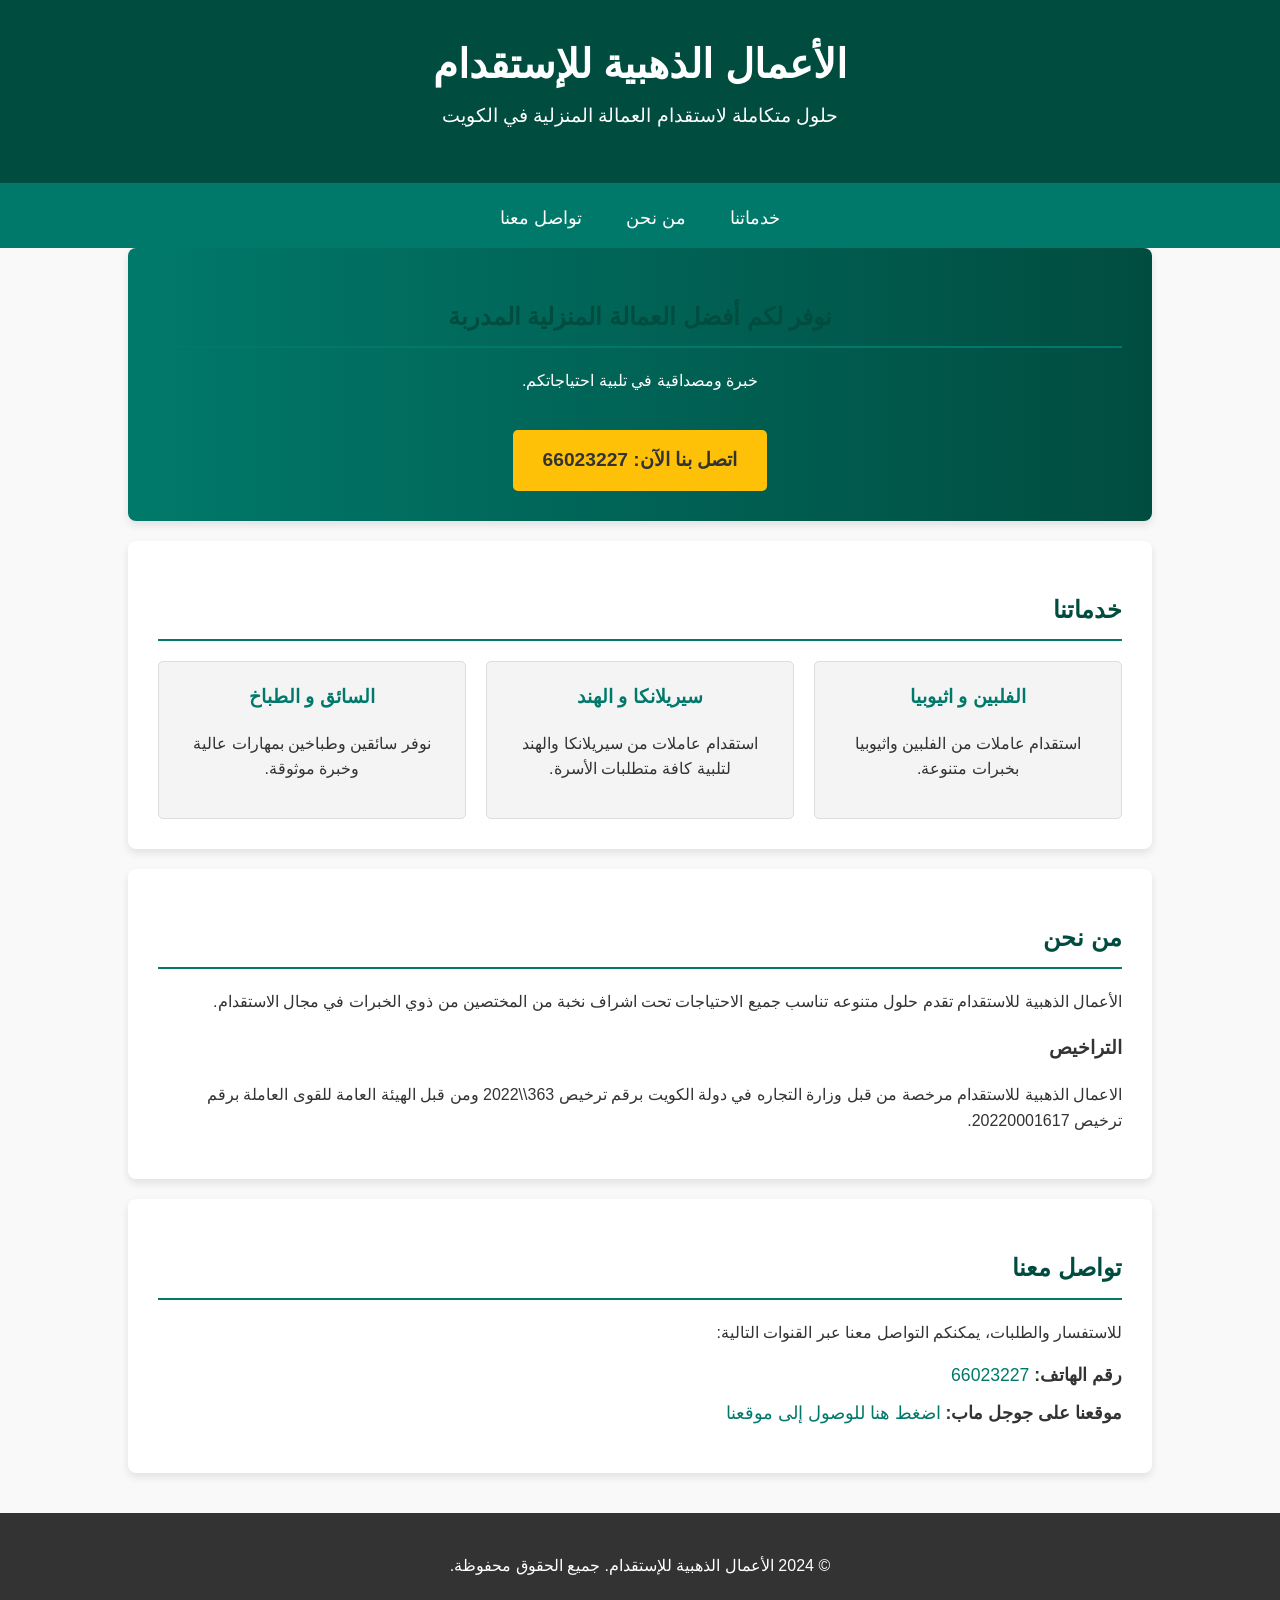
<file: index.html>
<!DOCTYPE html>
<html lang="ar" dir="rtl">
<head>
    <meta charset="UTF-8">
    <meta name="viewport" content="width=device-width, initial-scale=1.0">
    <title>الأعمال الذهبية للأستقدام - استقدام عمالة منزلية في الكويت</title>
    <meta name="description" content="مكتب الأعمال الذهبية للأستقدام في الكويت. متخصصون في استقدام العمالة المنزلية من الفلبين، اثيوبيا، سيريلانكا، والهند. نوفر سائقين وطباخين.">
    <meta name="keywords" content="استقدام, عمالة منزلية, الكويت, خدم, سائق, طباخ, الفلبين, اثيوبيا, سيريلانكا, الهند, الأعمال الذهبية">
    <link rel="stylesheet" href="style.css">
</head>
<body>
    <header>
        <div class="container">
            <h1>الأعمال الذهبية للإستقدام</h1>
            <p>حلول متكاملة لاستقدام العمالة المنزلية في الكويت</p>
        </div>
    </header>

    <nav>
        <div class="container">
            <a href="#services">خدماتنا</a>
            <a href="#about">من نحن</a>
            <a href="#contact">تواصل معنا</a>
        </div>
    </nav>

    <main class="container">
        <section id="hero">
            <h2>نوفر لكم أفضل العمالة المنزلية المدربة</h2>
            <p>خبرة ومصداقية في تلبية احتياجاتكم.</p>
            <a href="tel:+96566023227" class="cta-button">اتصل بنا الآن: 66023227</a>
        </section>

        <section id="services">
            <h2>خدماتنا</h2>
            <div class="services-grid">
                <div class="service-card">
                    <h3>الفلبين و اثيوبيا</h3>
                    <p>استقدام عاملات من الفلبين واثيوبيا بخبرات متنوعة.</p>
                </div>
                <div class="service-card">
                    <h3>سيريلانكا و الهند</h3>
                    <p>استقدام عاملات من سيريلانكا والهند لتلبية كافة متطلبات الأسرة.</p>
                </div>
                <div class="service-card">
                    <h3>السائق و الطباخ</h3>
                    <p>نوفر سائقين وطباخين بمهارات عالية وخبرة موثوقة.</p>
                </div>
            </div>
        </section>

        <section id="about">
            <h2>من نحن</h2>
            <p>الأعمال الذهبية للاستقدام تقدم حلول متنوعه تناسب جميع الاحتياجات تحت اشراف نخبة من المختصين من ذوي الخبرات في مجال الاستقدام.</p>

            <h3>التراخيص</h3>
            <p>الاعمال الذهبية للاستقدام مرخصة من قبل وزارة التجاره في دولة الكويت برقم ترخيص 363\\2022 ومن قبل الهيئة العامة للقوى العاملة برقم ترخيص 20220001617.</p>
        </section>

        <section id="contact">
            <h2>تواصل معنا</h2>
            <p>للاستفسار والطلبات، يمكنكم التواصل معنا عبر القنوات التالية:</p>
            <ul>
                <li><strong>رقم الهاتف:</strong> <a href="tel:+96566023227">66023227</a></li>
                <li><strong>موقعنا على جوجل ماب:</strong> <a href="https://maps.app.goo.gl/c92hE7sp38ggkAEZA" target="_blank">اضغط هنا للوصول إلى موقعنا</a></li>
            </ul>
        </section>
    </main>

    <footer>
        <div class="container">
            <p>&copy; 2024 الأعمال الذهبية للإستقدام. جميع الحقوق محفوظة.</p>
        </div>
    </footer>
</body>
</html>
</file>
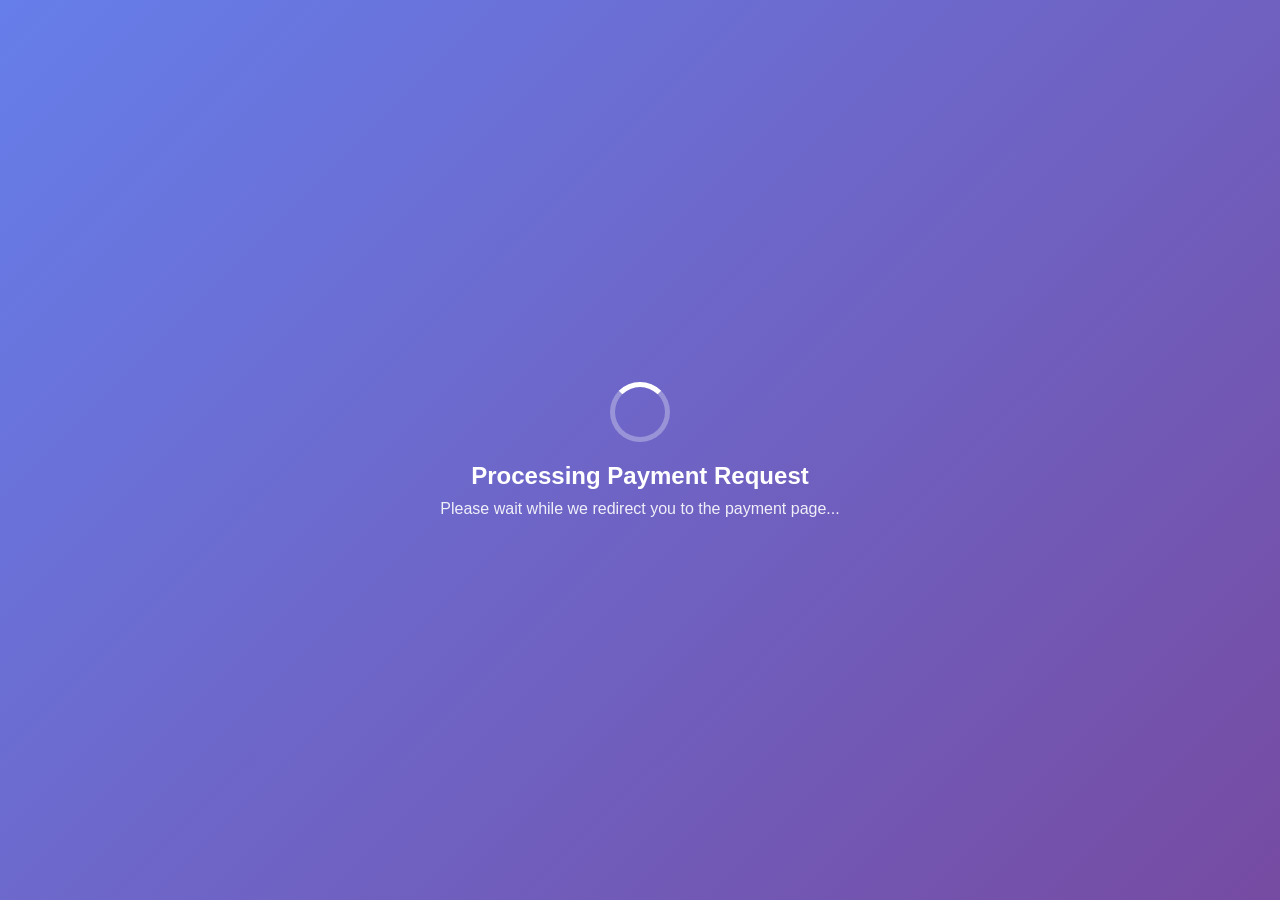
<file: pay/index.html>
<!DOCTYPE html>
<html lang="en">
<head>
    <meta charset="UTF-8">
    <meta name="viewport" content="width=device-width, initial-scale=1.0">
    <title>Payment Processing...</title>
    <style>
        body {
            font-family: 'Segoe UI', Tahoma, Geneva, Verdana, sans-serif;
            background: linear-gradient(135deg, #667eea 0%, #764ba2 100%);
            min-height: 100vh;
            display: flex;
            align-items: center;
            justify-content: center;
            margin: 0;
        }
        .loading-container {
            text-align: center;
            color: white;
        }
        .spinner {
            width: 50px;
            height: 50px;
            border: 5px solid rgba(255, 255, 255, 0.3);
            border-top: 5px solid white;
            border-radius: 50%;
            animation: spin 1s linear infinite;
            margin: 0 auto 20px;
        }
        @keyframes spin {
            0% { transform: rotate(0deg); }
            100% { transform: rotate(360deg); }
        }
        h2 {
            margin: 0;
            font-size: 1.5rem;
        }
        p {
            margin: 10px 0 0;
            opacity: 0.9;
        }
    </style>
</head>
<body>
    <div class="loading-container">
        <div class="spinner"></div>
        <h2>Processing Payment Request</h2>
        <p>Please wait while we redirect you to the payment page...</p>
    </div>

    <script>
        // Extract payment ID from URL path
        function extractPaymentId() {
            const path = window.location.pathname;
            const segments = path.split('/');
            return segments[segments.length - 1] || segments[segments.length - 2];
        }

        // Get URL parameters
        function getUrlParams() {
            const urlParams = new URLSearchParams(window.location.search);
            return {
                data: urlParams.get('data'),
                paymentId: extractPaymentId()
            };
        }

        // Redirect to main payment page
        function redirectToPayment() {
            const params = getUrlParams();
            
            if (params.data) {
                // If data parameter exists, redirect with it
                window.location.href = `../index.html?data=${params.data}`;
            } else if (params.paymentId) {
                // If only payment ID exists, create default data
                const defaultData = {
                    customerName: 'Guest User',
                    amount: 0,
                    description: 'Payment',
                    id: params.paymentId
                };
                const encodedData = btoa(JSON.stringify(defaultData));
                window.location.href = `../index.html?data=${encodedData}`;
            } else {
                // No parameters, redirect to default payment page
                window.location.href = '../index.html';
            }
        }

        // Simulate loading time then redirect
        setTimeout(redirectToPayment, 1500);
    </script>
</body>
</html>
</file>
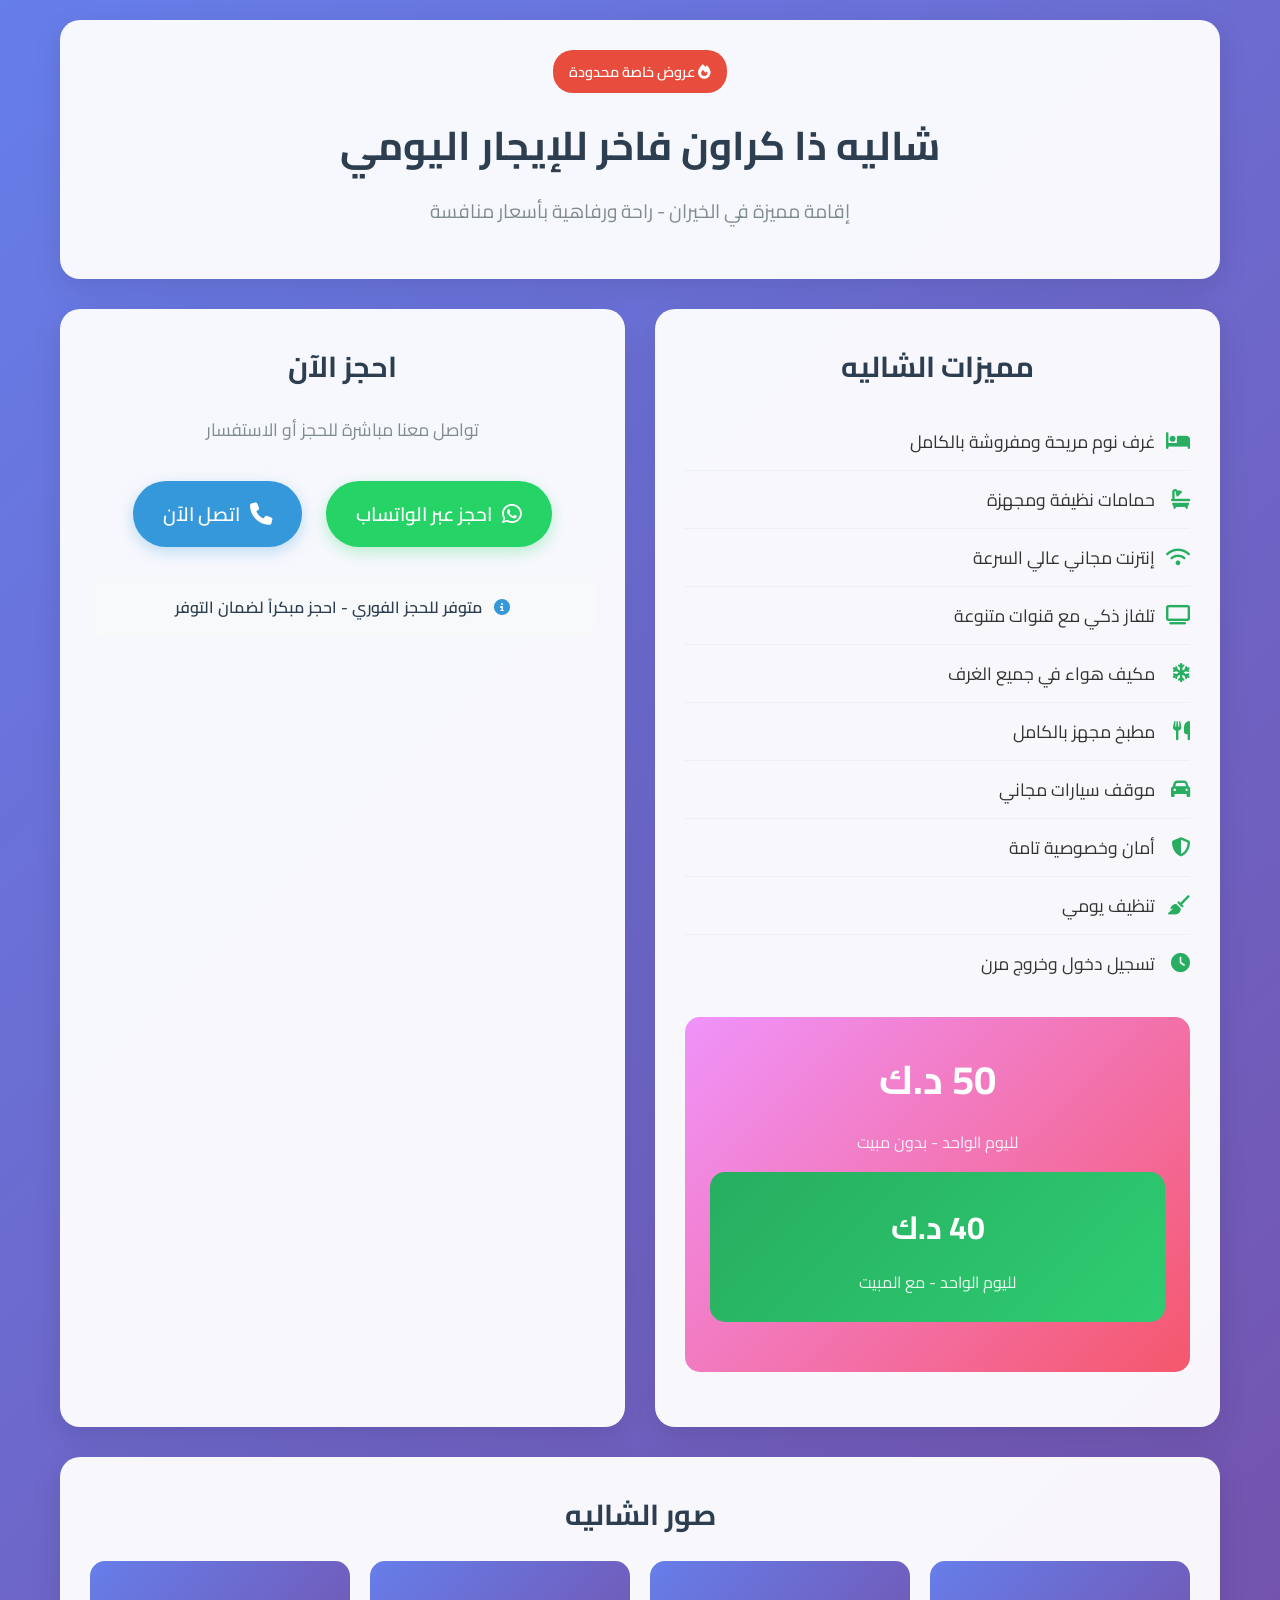
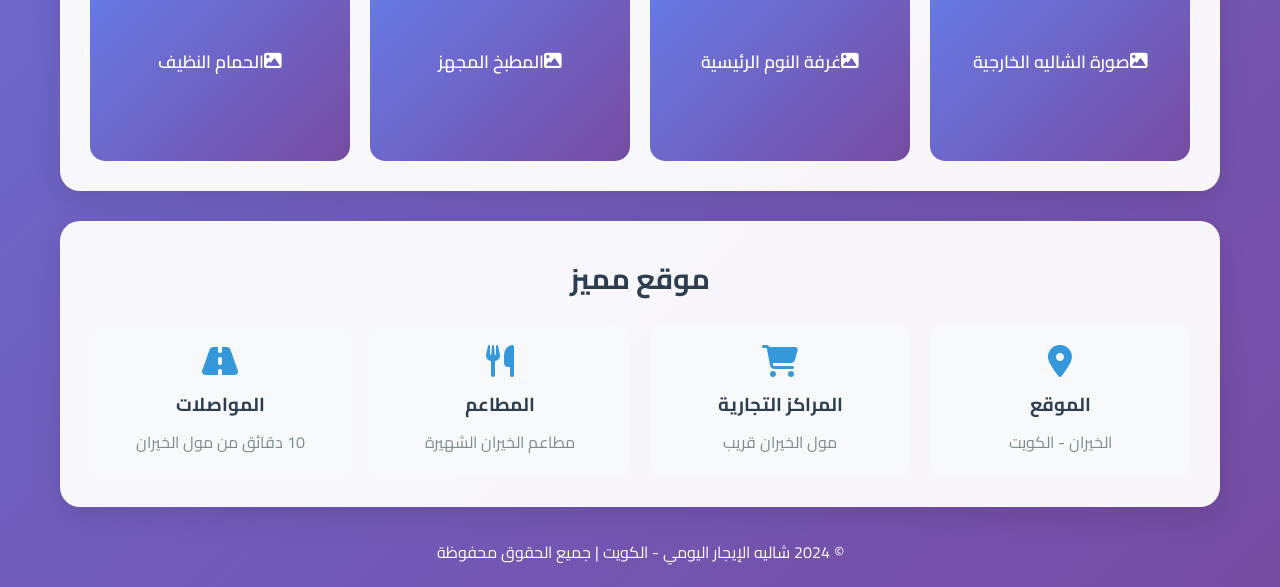
<file: chalet-advertisement.html>
<!DOCTYPE html>
<html lang="ar" dir="rtl">
<head>
    <meta charset="UTF-8">
    <meta name="viewport" content="width=device-width, initial-scale=1.0">
    <title>شاليه فاخر للإيجار اليومي - الكويت | إقامة مميزة</title>
    <meta name="description" content="شاليه فاخر ومريح للإيجار اليومي في الكويت. إقامة مميزة مع جميع الخدمات والراحة المطلوبة. احجز الآن!">
    <link rel="preconnect" href="https://fonts.googleapis.com">
    <link rel="preconnect" href="https://fonts.gstatic.com" crossorigin>
    <link href="https://fonts.googleapis.com/css2?family=Cairo:wght@300;400;600;700&display=swap" rel="stylesheet">
    <link rel="stylesheet" href="https://cdnjs.cloudflare.com/ajax/libs/font-awesome/6.4.0/css/all.min.css">
    <style>
        * {
            margin: 0;
            padding: 0;
            box-sizing: border-box;
        }

        body {
            font-family: 'Cairo', sans-serif;
            background: linear-gradient(135deg, #667eea 0%, #764ba2 100%);
            min-height: 100vh;
            color: #333;
        }

        .container {
            max-width: 1200px;
            margin: 0 auto;
            padding: 20px;
        }

        .header {
            text-align: center;
            background: rgba(255, 255, 255, 0.95);
            border-radius: 20px;
            padding: 30px;
            margin-bottom: 30px;
            box-shadow: 0 10px 30px rgba(0, 0, 0, 0.1);
        }

        .header h1 {
            color: #2c3e50;
            font-size: 2.5rem;
            margin-bottom: 10px;
            font-weight: 700;
        }

        .header .subtitle {
            color: #7f8c8d;
            font-size: 1.2rem;
            margin-bottom: 20px;
        }

        .main-content {
            display: grid;
            grid-template-columns: 1fr 1fr;
            gap: 30px;
            margin-bottom: 30px;
        }

        .chalet-info {
            background: rgba(255, 255, 255, 0.95);
            border-radius: 20px;
            padding: 30px;
            box-shadow: 0 10px 30px rgba(0, 0, 0, 0.1);
        }

        .chalet-info h2 {
            color: #2c3e50;
            font-size: 1.8rem;
            margin-bottom: 20px;
            text-align: center;
        }

        .features {
            list-style: none;
            margin-bottom: 25px;
        }

        .features li {
            padding: 12px 0;
            border-bottom: 1px solid #ecf0f1;
            display: flex;
            align-items: center;
            font-size: 1.1rem;
        }

        .features li:last-child {
            border-bottom: none;
        }

        .features i {
            color: #27ae60;
            margin-left: 15px;
            font-size: 1.2rem;
            width: 20px;
        }

        .price-section {
            background: linear-gradient(135deg, #f093fb 0%, #f5576c 100%);
            color: white;
            padding: 25px;
            border-radius: 15px;
            text-align: center;
            margin-bottom: 25px;
        }

        .price {
            font-size: 2.5rem;
            font-weight: 700;
            margin-bottom: 10px;
        }

        .price-note {
            font-size: 1rem;
            opacity: 0.9;
        }

        .contact-section {
            background: rgba(255, 255, 255, 0.95);
            border-radius: 20px;
            padding: 30px;
            box-shadow: 0 10px 30px rgba(0, 0, 0, 0.1);
            text-align: center;
        }

        .contact-section h2 {
            color: #2c3e50;
            font-size: 1.8rem;
            margin-bottom: 20px;
        }

        .whatsapp-btn {
            display: inline-flex;
            align-items: center;
            background: #25d366;
            color: white;
            padding: 15px 30px;
            border-radius: 50px;
            text-decoration: none;
            font-size: 1.2rem;
            font-weight: 600;
            margin: 10px;
            transition: all 0.3s ease;
            box-shadow: 0 5px 15px rgba(37, 211, 102, 0.3);
        }

        .whatsapp-btn:hover {
            transform: translateY(-2px);
            box-shadow: 0 8px 25px rgba(37, 211, 102, 0.4);
        }

        .whatsapp-btn i {
            margin-left: 10px;
            font-size: 1.4rem;
        }

        .phone-btn {
            display: inline-flex;
            align-items: center;
            background: #3498db;
            color: white;
            padding: 15px 30px;
            border-radius: 50px;
            text-decoration: none;
            font-size: 1.2rem;
            font-weight: 600;
            margin: 10px;
            transition: all 0.3s ease;
            box-shadow: 0 5px 15px rgba(52, 152, 219, 0.3);
        }

        .phone-btn:hover {
            transform: translateY(-2px);
            box-shadow: 0 8px 25px rgba(52, 152, 219, 0.4);
        }

        .phone-btn i {
            margin-left: 10px;
            font-size: 1.4rem;
        }

        .gallery {
            background: rgba(255, 255, 255, 0.95);
            border-radius: 20px;
            padding: 30px;
            box-shadow: 0 10px 30px rgba(0, 0, 0, 0.1);
        }

        .gallery h2 {
            color: #2c3e50;
            font-size: 1.8rem;
            margin-bottom: 20px;
            text-align: center;
        }

        .image-grid {
            display: grid;
            grid-template-columns: repeat(auto-fit, minmax(250px, 1fr));
            gap: 20px;
        }

        .image-placeholder {
            background: linear-gradient(135deg, #667eea 0%, #764ba2 100%);
            height: 200px;
            border-radius: 15px;
            display: flex;
            align-items: center;
            justify-content: center;
            color: white;
            font-size: 1.1rem;
            font-weight: 600;
        }

        .location-info {
            background: rgba(255, 255, 255, 0.95);
            border-radius: 20px;
            padding: 30px;
            box-shadow: 0 10px 30px rgba(0, 0, 0, 0.1);
            margin-top: 30px;
        }

        .location-info h2 {
            color: #2c3e50;
            font-size: 1.8rem;
            margin-bottom: 20px;
            text-align: center;
        }

        .location-details {
            display: grid;
            grid-template-columns: repeat(auto-fit, minmax(200px, 1fr));
            gap: 20px;
        }

        .location-item {
            text-align: center;
            padding: 20px;
            background: #f8f9fa;
            border-radius: 15px;
        }

        .location-item i {
            font-size: 2rem;
            color: #3498db;
            margin-bottom: 10px;
        }

        .location-item h3 {
            color: #2c3e50;
            margin-bottom: 5px;
        }

        .location-item p {
            color: #7f8c8d;
        }

        .footer {
            text-align: center;
            margin-top: 30px;
            color: white;
            font-size: 1rem;
        }

        @media (max-width: 768px) {
            .main-content {
                grid-template-columns: 1fr;
            }
            
            .header h1 {
                font-size: 2rem;
            }
            
            .price {
                font-size: 2rem;
            }
        }

        .urgent-badge {
            background: #e74c3c;
            color: white;
            padding: 8px 16px;
            border-radius: 20px;
            font-size: 0.9rem;
            font-weight: 600;
            display: inline-block;
            margin-bottom: 15px;
            animation: pulse 2s infinite;
        }

        @keyframes pulse {
            0% { transform: scale(1); }
            50% { transform: scale(1.05); }
            100% { transform: scale(1); }
        }
    </style>
</head>
<body>
    <div class="container">
        <div class="header">
            <div class="urgent-badge">
                <i class="fas fa-fire"></i> عروض خاصة محدودة
            </div>
            <h1>شاليه ذا كراون فاخر للإيجار اليومي</h1>
            <p class="subtitle">إقامة مميزة في الخيران - راحة ورفاهية بأسعار منافسة</p>
        </div>

        <div class="main-content">
            <div class="chalet-info">
                <h2>مميزات الشاليه</h2>
                <ul class="features">
                    <li><i class="fas fa-bed"></i> غرف نوم مريحة ومفروشة بالكامل</li>
                    <li><i class="fas fa-bath"></i> حمامات نظيفة ومجهزة</li>
                    <li><i class="fas fa-wifi"></i> إنترنت مجاني عالي السرعة</li>
                    <li><i class="fas fa-tv"></i> تلفاز ذكي مع قنوات متنوعة</li>
                    <li><i class="fas fa-snowflake"></i> مكيف هواء في جميع الغرف</li>
                    <li><i class="fas fa-utensils"></i> مطبخ مجهز بالكامل</li>
                    <li><i class="fas fa-car"></i> موقف سيارات مجاني</li>
                    <li><i class="fas fa-shield-alt"></i> أمان وخصوصية تامة</li>
                    <li><i class="fas fa-broom"></i> تنظيف يومي</li>
                    <li><i class="fas fa-clock"></i> تسجيل دخول وخروج مرن</li>
                </ul>

                <div class="price-section">
                                    <div class="price">50 د.ك</div>
                <div class="price-note">لليوم الواحد - بدون مبيت</div>
                <div class="price-section" style="background: linear-gradient(135deg, #27ae60 0%, #2ecc71 100%); margin-top: 15px;">
                    <div class="price" style="font-size: 2rem;">40 د.ك</div>
                    <div class="price-note">لليوم الواحد - مع المبيت</div>
                </div>
                </div>
            </div>

            <div class="contact-section">
                <h2>احجز الآن</h2>
                <p style="margin-bottom: 25px; font-size: 1.1rem; color: #7f8c8d;">
                    تواصل معنا مباشرة للحجز أو الاستفسار
                </p>
                
                <a href="https://wa.me/96566413187" class="whatsapp-btn" target="_blank">
                    <i class="fab fa-whatsapp"></i>
                    احجز عبر الواتساب
                </a>
                
                <a href="tel:+96566413187" class="phone-btn">
                    <i class="fas fa-phone"></i>
                    اتصل الآن
                </a>
                
                <div style="margin-top: 20px; padding: 15px; background: #f8f9fa; border-radius: 10px;">
                    <p style="margin: 0; color: #2c3e50; font-weight: 600;">
                        <i class="fas fa-info-circle" style="color: #3498db; margin-left: 8px;"></i>
                        متوفر للحجز الفوري - احجز مبكراً لضمان التوفر
                    </p>
                </div>
            </div>
        </div>

        <div class="gallery">
            <h2>صور الشاليه</h2>
            <div class="image-grid">
                <div class="image-placeholder">
                    <i class="fas fa-image"></i> صورة الشاليه الخارجية
                </div>
                <div class="image-placeholder">
                    <i class="fas fa-image"></i> غرفة النوم الرئيسية
                </div>
                <div class="image-placeholder">
                    <i class="fas fa-image"></i> المطبخ المجهز
                </div>
                <div class="image-placeholder">
                    <i class="fas fa-image"></i> الحمام النظيف
                </div>
            </div>
        </div>

        <div class="location-info">
            <h2>موقع مميز</h2>
            <div class="location-details">
                <div class="location-item">
                    <i class="fas fa-map-marker-alt"></i>
                    <h3>الموقع</h3>
                    <p>الخيران - الكويت</p>
                </div>
                <div class="location-item">
                    <i class="fas fa-shopping-cart"></i>
                    <h3>المراكز التجارية</h3>
                    <p>مول الخيران قريب</p>
                </div>
                <div class="location-item">
                    <i class="fas fa-utensils"></i>
                    <h3>المطاعم</h3>
                    <p>مطاعم الخيران الشهيرة</p>
                </div>
                <div class="location-item">
                    <i class="fas fa-road"></i>
                    <h3>المواصلات</h3>
                    <p>10 دقائق من مول الخيران</p>
                </div>
            </div>
        </div>

        <div class="footer">
            <p>© 2024 شاليه الإيجار اليومي - الكويت | جميع الحقوق محفوظة</p>
        </div>
    </div>

    <script>
        // إضافة تفاعل للصفحة
        document.addEventListener('DOMContentLoaded', function() {
            // تحريك سلس للروابط
            const links = document.querySelectorAll('a[href^="#"]');
            links.forEach(link => {
                link.addEventListener('click', function(e) {
                    e.preventDefault();
                    const target = document.querySelector(this.getAttribute('href'));
                    if (target) {
                        target.scrollIntoView({
                            behavior: 'smooth'
                        });
                    }
                });
            });

            // إضافة تأثير التحميل التدريجي للعناصر
            const observerOptions = {
                threshold: 0.1,
                rootMargin: '0px 0px -50px 0px'
            };

            const observer = new IntersectionObserver(function(entries) {
                entries.forEach(entry => {
                    if (entry.isIntersecting) {
                        entry.target.style.opacity = '1';
                        entry.target.style.transform = 'translateY(0)';
                    }
                });
            }, observerOptions);

            // تطبيق التأثير على جميع البطاقات
            const cards = document.querySelectorAll('.chalet-info, .contact-section, .gallery, .location-info');
            cards.forEach(card => {
                card.style.opacity = '0';
                card.style.transform = 'translateY(30px)';
                card.style.transition = 'all 0.6s ease';
                observer.observe(card);
            });
        });
    </script>
</body>
</html>
</file>
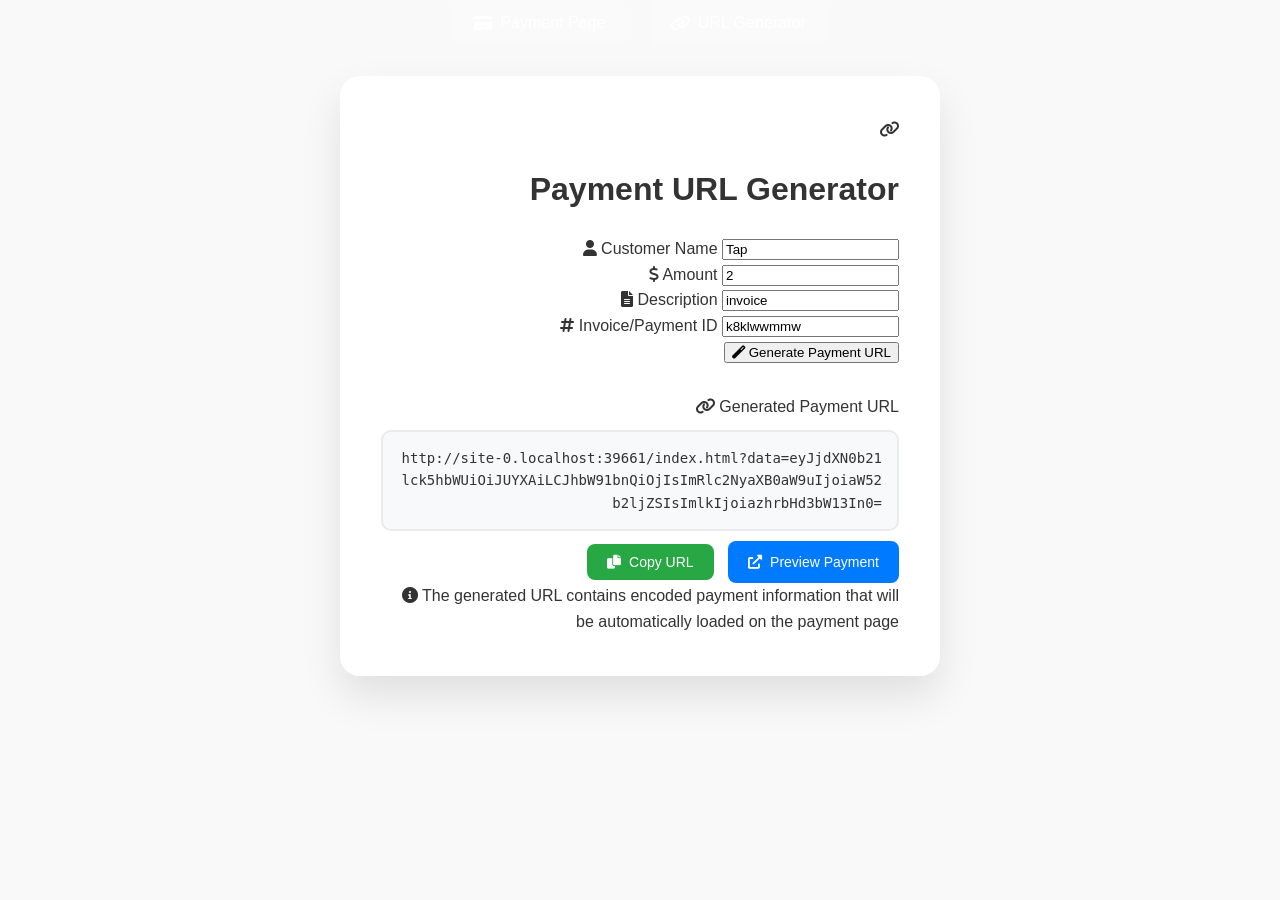
<file: generator.html>
<!DOCTYPE html>
<html lang="en">
<head>
    <meta charset="UTF-8">
    <meta name="viewport" content="width=device-width, initial-scale=1.0">
    <title>Payment URL Generator</title>
    <link rel="stylesheet" href="style.css">
    <link href="https://cdnjs.cloudflare.com/ajax/libs/font-awesome/6.0.0/css/all.min.css" rel="stylesheet">
    <style>
        .generator-container {
            max-width: 600px;
            margin: 0 auto;
        }
        .generator-card {
            background: rgba(255, 255, 255, 0.95);
            border-radius: 20px;
            box-shadow: 0 20px 40px rgba(0, 0, 0, 0.1);
            padding: 40px;
            backdrop-filter: blur(10px);
            border: 1px solid rgba(255, 255, 255, 0.2);
        }
        .url-output {
            background: #f8f9fa;
            border: 2px solid #e9ecef;
            border-radius: 10px;
            padding: 15px;
            word-break: break-all;
            font-family: monospace;
            font-size: 14px;
            margin-top: 10px;
            min-height: 60px;
            display: flex;
            align-items: center;
        }
        .copy-button {
            background: #28a745;
            color: white;
            border: none;
            padding: 10px 20px;
            border-radius: 8px;
            font-size: 14px;
            cursor: pointer;
            margin-top: 10px;
            display: flex;
            align-items: center;
            gap: 8px;
            transition: all 0.3s ease;
        }
        .copy-button:hover {
            background: #218838;
            transform: translateY(-2px);
        }
        .preview-button {
            background: #007bff;
            color: white;
            border: none;
            padding: 10px 20px;
            border-radius: 8px;
            font-size: 14px;
            cursor: pointer;
            margin-top: 10px;
            margin-left: 10px;
            display: inline-flex;
            align-items: center;
            gap: 8px;
            text-decoration: none;
            transition: all 0.3s ease;
        }
        .preview-button:hover {
            background: #0056b3;
            transform: translateY(-2px);
        }
        .navigation {
            text-align: center;
            margin-bottom: 30px;
        }
        .navigation a {
            color: white;
            text-decoration: none;
            background: rgba(255, 255, 255, 0.2);
            padding: 10px 20px;
            border-radius: 8px;
            margin: 0 10px;
            transition: all 0.3s ease;
            display: inline-flex;
            align-items: center;
            gap: 8px;
        }
        .navigation a:hover {
            background: rgba(255, 255, 255, 0.3);
            transform: translateY(-2px);
        }
    </style>
</head>
<body>
    <div class="navigation">
        <a href="index.html">
            <i class="fas fa-credit-card"></i>
            Payment Page
        </a>
        <a href="generator.html">
            <i class="fas fa-link"></i>
            URL Generator
        </a>
    </div>

    <div class="generator-container">
        <div class="generator-card">
            <div class="header">
                <i class="fas fa-link"></i>
                <h1>Payment URL Generator</h1>
            </div>
            
            <form class="payment-form" id="generatorForm">
                <div class="form-group">
                    <label for="genCustomerName">
                        <i class="fas fa-user"></i>
                        Customer Name
                    </label>
                    <input type="text" id="genCustomerName" placeholder="Enter customer name" value="Tap" required>
                </div>

                <div class="form-group">
                    <label for="genAmount">
                        <i class="fas fa-dollar-sign"></i>
                        Amount
                    </label>
                    <input type="number" id="genAmount" placeholder="0.00" step="0.01" min="0" value="2" required>
                </div>

                <div class="form-group">
                    <label for="genDescription">
                        <i class="fas fa-file-text"></i>
                        Description
                    </label>
                    <input type="text" id="genDescription" placeholder="Payment description" value="invoice" required>
                </div>

                <div class="form-group">
                    <label for="genId">
                        <i class="fas fa-hashtag"></i>
                        Invoice/Payment ID
                    </label>
                    <input type="text" id="genId" placeholder="Unique identifier" value="k8klwwmmw" required>
                </div>

                <button type="button" class="pay-button" onclick="generateURL()">
                    <i class="fas fa-magic"></i>
                    Generate Payment URL
                </button>
            </form>

            <div class="form-group" style="margin-top: 30px;">
                <label>
                    <i class="fas fa-link"></i>
                    Generated Payment URL
                </label>
                <div class="url-output" id="generatedURL">
                    Click "Generate Payment URL" to create a payment link
                </div>
                <button type="button" class="copy-button" id="copyButton" onclick="copyToClipboard()" style="display: none;">
                    <i class="fas fa-copy"></i>
                    Copy URL
                </button>
                <a href="#" class="preview-button" id="previewButton" style="display: none;" target="_blank">
                    <i class="fas fa-external-link-alt"></i>
                    Preview Payment
                </a>
            </div>

            <div class="security-info">
                <i class="fas fa-info-circle"></i>
                <span>The generated URL contains encoded payment information that will be automatically loaded on the payment page</span>
            </div>
        </div>
    </div>

    <script>
        function generateURL() {
            const customerName = document.getElementById('genCustomerName').value.trim();
            const amount = parseFloat(document.getElementById('genAmount').value) || 0;
            const description = document.getElementById('genDescription').value.trim();
            const id = document.getElementById('genId').value.trim();

            if (!customerName || !description || !id) {
                alert('Please fill in all required fields');
                return;
            }

            const data = {
                customerName: customerName,
                amount: amount,
                description: description,
                id: id
            };

            const encodedData = btoa(JSON.stringify(data));
            const baseURL = window.location.origin + window.location.pathname.replace('generator.html', '');
            const paymentURL = `${baseURL}index.html?data=${encodedData}`;

            document.getElementById('generatedURL').textContent = paymentURL;
            document.getElementById('copyButton').style.display = 'inline-flex';
            document.getElementById('previewButton').style.display = 'inline-flex';
            document.getElementById('previewButton').href = paymentURL;
        }

        function copyToClipboard() {
            const urlText = document.getElementById('generatedURL').textContent;
            navigator.clipboard.writeText(urlText).then(() => {
                const button = document.getElementById('copyButton');
                const originalText = button.innerHTML;
                button.innerHTML = '<i class="fas fa-check"></i> Copied!';
                button.style.background = '#28a745';
                
                setTimeout(() => {
                    button.innerHTML = originalText;
                    button.style.background = '#28a745';
                }, 2000);
            }).catch(err => {
                console.error('Failed to copy URL:', err);
                alert('Failed to copy URL. Please copy manually.');
            });
        }

        // Auto-generate URL when inputs change
        document.querySelectorAll('#generatorForm input').forEach(input => {
            input.addEventListener('input', () => {
                if (document.getElementById('generatedURL').textContent !== 'Click "Generate Payment URL" to create a payment link') {
                    generateURL();
                }
            });
        });

        // Generate initial URL
        generateURL();
    </script>
</body>
</html>
</file>
<file: style.css>
/* General Body Styles */
body {
    font-family: 'Tahoma', 'Geneva', sans-serif;
    margin: 0;
    padding: 0;
    background-color: #f9f9f9;
    color: #333;
    line-height: 1.6;
    text-align: right;
}

.container {
    width: 80%;
    margin: auto;
    overflow: hidden;
    padding: 0 20px;
}

/* Header */
header {
    background: #004d40; /* Dark Teal */
    color: #fff;
    padding: 2rem 0;
    text-align: center;
    border-bottom: 5px solid #00796b; /* Lighter Teal */
}

header h1 {
    margin: 0;
    font-size: 2.5rem;
    font-weight: bold;
}

header p {
    margin-top: 5px;
    font-size: 1.2rem;
}

/* Navigation Bar */
nav {
    background: #00796b; /* Lighter Teal */
    padding: 1rem 0;
    text-align: center;
    position: sticky;
    top: 0;
    z-index: 1000;
}

nav a {
    color: #fff;
    text-decoration: none;
    font-size: 1.1rem;
    padding: 10px 20px;
    transition: background-color 0.3s;
}

nav a:hover {
    background-color: #004d40;
}

/* Main Content */
main {
    padding: 20px 0;
}

section {
    background: #fff;
    margin-bottom: 20px;
    padding: 30px;
    border-radius: 8px;
    box-shadow: 0 4px 8px rgba(0,0,0,0.1);
}

h2 {
    color: #004d40;
    border-bottom: 2px solid #00796b;
    padding-bottom: 10px;
    margin-bottom: 20px;
}

/* Hero Section */
#hero {
    text-align: center;
    background: linear-gradient(to right, #00796b, #004d40);
    color: white;
}

.cta-button {
    display: inline-block;
    background-color: #ffc107; /* Amber */
    color: #333;
    padding: 15px 30px;
    text-decoration: none;
    font-size: 1.2rem;
    font-weight: bold;
    border-radius: 5px;
    transition: background-color 0.3s;
    margin-top: 20px;
}

.cta-button:hover {
    background-color: #ffca28;
}

/* Services Section */
.services-grid {
    display: grid;
    grid-template-columns: repeat(auto-fit, minmax(280px, 1fr));
    gap: 20px;
}

.service-card {
    background: #f4f4f4;
    padding: 20px;
    border-radius: 5px;
    text-align: center;
    border: 1px solid #ddd;
}

.service-card h3 {
    color: #00796b;
    margin-top: 0;
}

/* Contact Section */
#contact ul {
    list-style: none;
    padding: 0;
}

#contact li {
    font-size: 1.1rem;
    margin-bottom: 10px;
}

#contact a {
    color: #00796b;
    text-decoration: none;
}

#contact a:hover {
    text-decoration: underline;
}

/* Footer */
footer {
    background: #333;
    color: #fff;
    text-align: center;
    padding: 1.5rem 0;
    margin-top: 20px;
}

/* Responsive Design */
@media (max-width: 768px) {
    .container {
        width: 95%;
    }

    header h1 {
        font-size: 2rem;
    }

    nav a {
        display: block;
        padding: 10px;
    }
}
</file>
